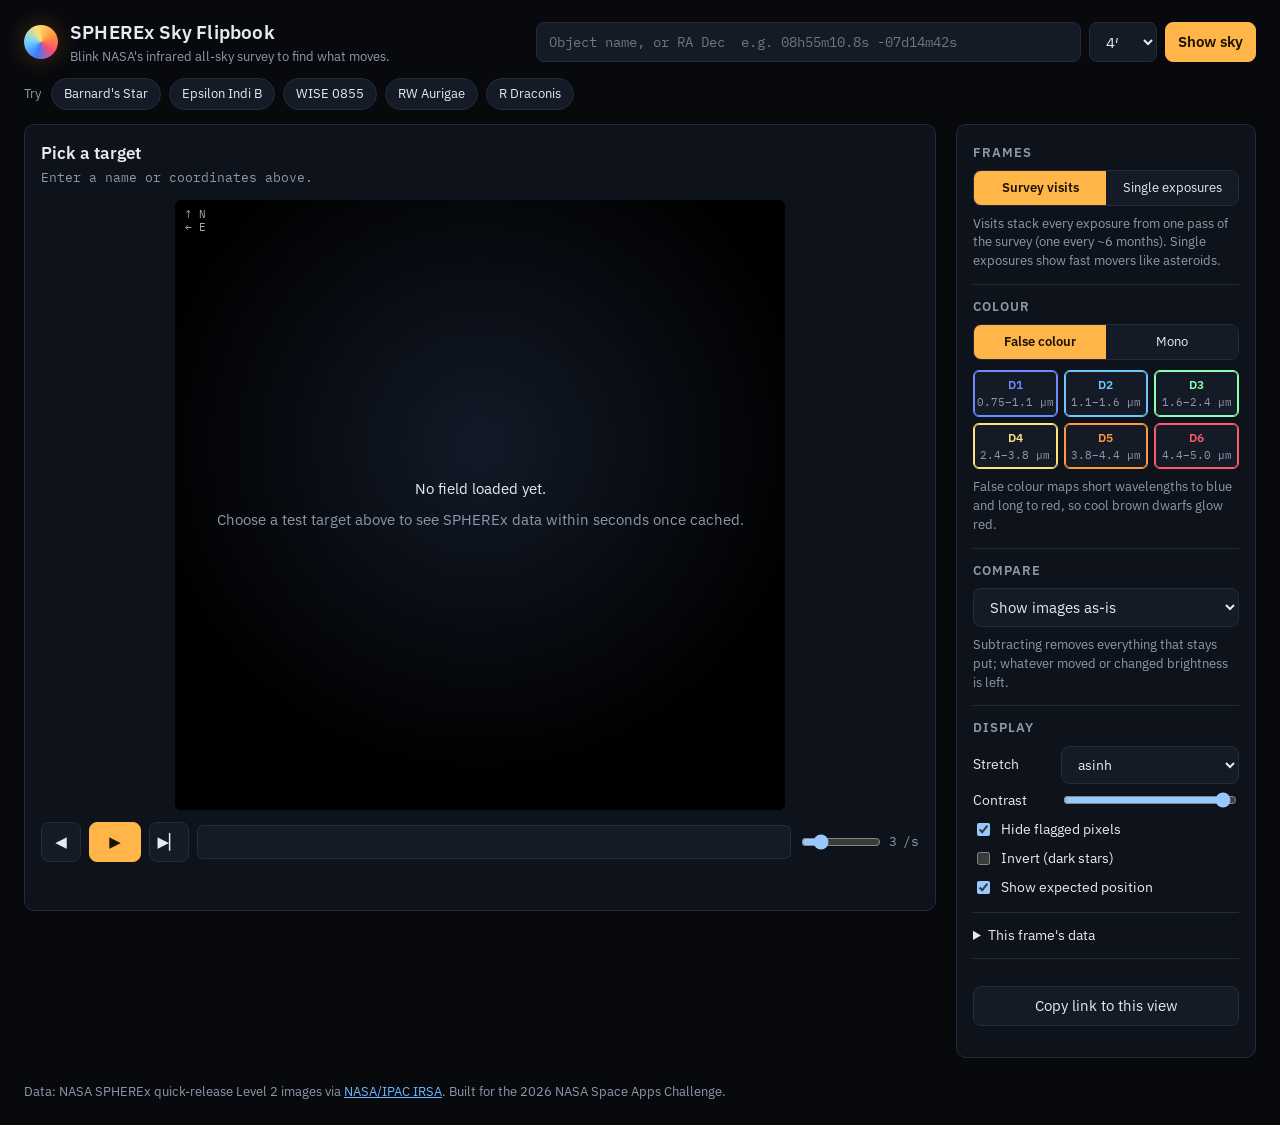
<file: frontend/index.html>
<!doctype html>
<html lang="en">
<head>
  <meta charset="utf-8">
  <meta name="viewport" content="width=device-width, initial-scale=1">
  <title>SPHEREx Sky Flipbook</title>
  <meta name="description" content="Blink through NASA SPHEREx infrared images of any patch of sky to spot moving and changing objects.">
  <link rel="preconnect" href="https://fonts.googleapis.com">
  <link rel="preconnect" href="https://fonts.gstatic.com" crossorigin>
  <link href="https://fonts.googleapis.com/css2?family=IBM+Plex+Mono:wght@400;500&family=IBM+Plex+Sans:wght@400;500;600&display=swap" rel="stylesheet">
  <link rel="stylesheet" href="style.css">
</head>
<body>
  <header class="top">
    <div class="brand">
      <span class="brand-mark" aria-hidden="true"></span>
      <div>
        <h1>SPHEREx Sky Flipbook</h1>
        <p class="tagline">Blink NASA's infrared all-sky survey to find what moves.</p>
      </div>
    </div>
    <form id="search" class="search" autocomplete="off">
      <label class="visually-hidden" for="q">Object name or coordinates</label>
      <input id="q" name="q" type="text" spellcheck="false"
             placeholder="Object name, or RA Dec  e.g. 08h55m10.8s -07d14m42s">
      <label class="visually-hidden" for="fov">Field of view</label>
      <select id="fov" name="fov" title="Field of view">
        <option value="2">2′</option>
        <option value="4" selected>4′</option>
        <option value="6">6′</option>
        <option value="10">10′</option>
        <option value="15">15′</option>
      </select>
      <button type="submit">Show sky</button>
    </form>
  </header>

  <nav class="presets" aria-label="Test targets">
    <span class="presets-label">Try</span>
    <div id="presets" class="preset-list"></div>
  </nav>

  <main class="layout">
    <section class="stage" aria-label="Image viewer">
      <div class="stage-head">
        <div>
          <h2 id="target-name">Pick a target</h2>
          <p id="target-coords" class="mono dim">Enter a name or coordinates above.</p>
        </div>
        <div id="status" class="status mono" role="status" aria-live="polite"></div>
      </div>

      <div class="viewer" id="viewer">
        <canvas id="image" width="1" height="1" aria-label="SPHEREx image of the selected field"></canvas>
        <canvas id="overlay" aria-hidden="true"></canvas>
        <div id="empty" class="empty">
          <p>No field loaded yet.</p>
          <p class="dim">Choose a test target above to see SPHEREx data within seconds once cached.</p>
        </div>
        <div class="compass mono" aria-hidden="true"><span>↑ N</span><span>← E</span></div>
        <div id="scalebar" class="scalebar mono" aria-hidden="true"></div>
        <div id="progress" class="progress" hidden><div></div></div>
      </div>

      <div class="transport">
        <button id="prev" type="button" title="Previous frame (←)" aria-label="Previous frame">◀</button>
        <button id="play" type="button" title="Play / pause (space)" aria-label="Play">▶</button>
        <button id="next" type="button" title="Next frame (→)" aria-label="Next frame">▶︎▏</button>
        <div class="timeline" id="timeline" aria-label="Frames on a time axis"></div>
        <label class="fps mono" title="Playback speed">
          <input id="fps" type="range" min="1" max="12" value="3"> <span id="fps-out">3</span>/s
        </label>
      </div>

      <div class="frame-info">
        <p id="frame-label" class="mono"></p>
        <p id="hover" class="mono dim"></p>
      </div>
    </section>

    <aside class="controls" aria-label="Display controls">
      <fieldset>
        <legend>Frames</legend>
        <div class="seg" role="radiogroup">
          <label><input type="radio" name="mode" value="visit" checked><span>Survey visits</span></label>
          <label><input type="radio" name="mode" value="exposure"><span>Single exposures</span></label>
        </div>
        <p class="hint">Visits stack every exposure from one pass of the survey (one every ~6 months). Single exposures show fast movers like asteroids.</p>
      </fieldset>

      <fieldset>
        <legend>Colour</legend>
        <div class="seg" role="radiogroup">
          <label><input type="radio" name="view" value="colour" checked><span>False colour</span></label>
          <label><input type="radio" name="view" value="mono"><span>Mono</span></label>
        </div>
        <div id="detectors" class="detectors"></div>
        <p class="hint">False colour maps short wavelengths to blue and long to red, so cool brown dwarfs glow red.</p>
      </fieldset>

      <fieldset>
        <legend>Compare</legend>
        <select id="diff">
          <option value="none">Show images as-is</option>
          <option value="median">Subtract the median of all frames</option>
          <option value="first">Subtract the first frame</option>
          <option value="previous">Subtract the previous frame</option>
        </select>
        <p class="hint">Subtracting removes everything that stays put; whatever moved or changed brightness is left.</p>
      </fieldset>

      <fieldset>
        <legend>Display</legend>
        <label class="row">Stretch
          <select id="stretch">
            <option value="asinh" selected>asinh</option>
            <option value="linear">linear</option>
            <option value="log">log</option>
          </select>
        </label>
        <label class="row">Contrast
          <input id="clip" type="range" min="90" max="99.9" step="0.1" value="99.5">
        </label>
        <label class="check"><input id="mask" type="checkbox" checked> Hide flagged pixels</label>
        <label class="check"><input id="invert" type="checkbox"> Invert (dark stars)</label>
        <label class="check"><input id="track" type="checkbox" checked> Show expected position</label>
      </fieldset>

      <details id="frame-details">
        <summary>This frame's data</summary>
        <div id="flag-summary"></div>
        <ul id="exposure-list" class="exposures mono"></ul>
      </details>

      <p class="share"><button id="copy-link" type="button">Copy link to this view</button></p>
    </aside>
  </main>

  <footer class="foot dim">
    Data: NASA SPHEREx quick-release Level 2 images via <a href="https://irsa.ipac.caltech.edu/Missions/spherex.html">NASA/IPAC IRSA</a>.
    Built for the 2026 NASA Space Apps Challenge.
  </footer>

  <script type="module" src="js/main.js"></script>
</body>
</html>
</file>
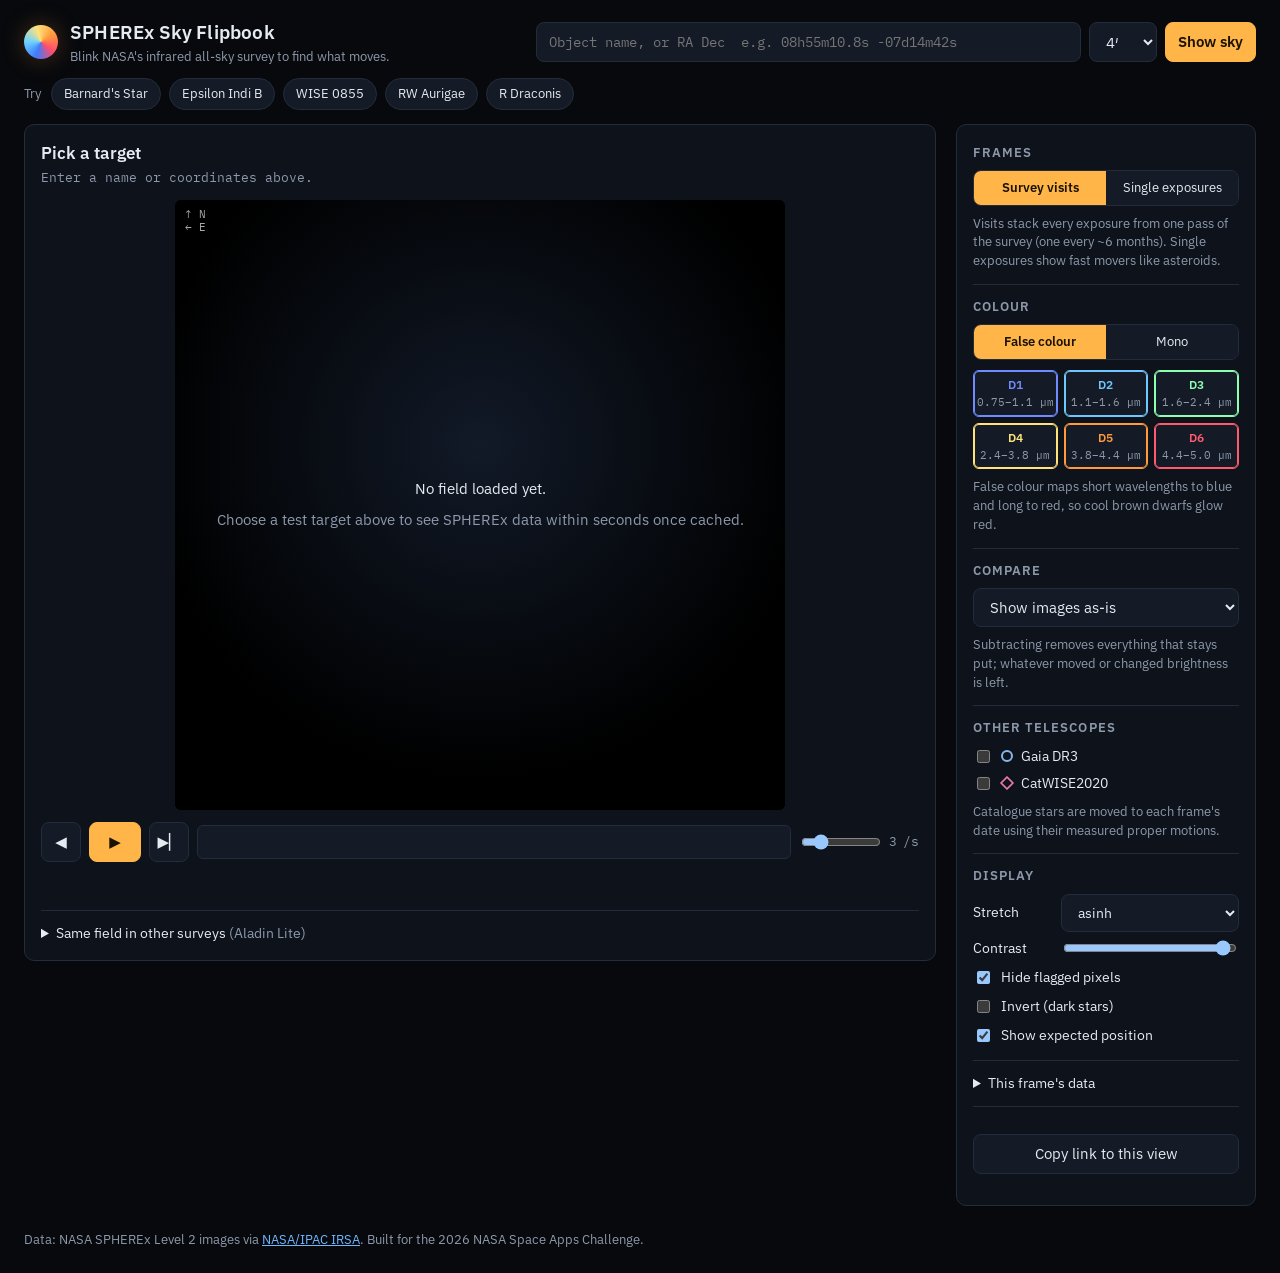
<file: public/index.html>
<!doctype html>
<html lang="en">
<head>
  <meta charset="utf-8">
  <meta name="viewport" content="width=device-width, initial-scale=1">
  <title>SPHEREx Sky Flipbook</title>
  <meta name="description" content="Blink through NASA SPHEREx infrared images of any patch of sky to spot moving and changing objects.">
  <link rel="preconnect" href="https://fonts.googleapis.com">
  <link rel="preconnect" href="https://fonts.gstatic.com" crossorigin>
  <link href="https://fonts.googleapis.com/css2?family=IBM+Plex+Mono:wght@400;500&family=IBM+Plex+Sans:wght@400;500;600&display=swap" rel="stylesheet">
  <link rel="stylesheet" href="style.css">
</head>
<body>
  <header class="top">
    <div class="brand">
      <span class="brand-mark" aria-hidden="true"></span>
      <div>
        <h1>SPHEREx Sky Flipbook</h1>
        <p class="tagline">Blink NASA's infrared all-sky survey to find what moves.</p>
      </div>
    </div>
    <form id="search" class="search" autocomplete="off">
      <label class="visually-hidden" for="q">Object name or coordinates</label>
      <input id="q" name="q" type="text" spellcheck="false"
             placeholder="Object name, or RA Dec  e.g. 08h55m10.8s -07d14m42s">
      <label class="visually-hidden" for="fov">Field of view</label>
      <select id="fov" name="fov" title="Field of view">
        <option value="2">2′</option>
        <option value="4" selected>4′</option>
        <option value="6">6′</option>
        <option value="10">10′</option>
        <option value="15">15′</option>
      </select>
      <button type="submit">Show sky</button>
    </form>
  </header>

  <nav class="presets" aria-label="Test targets">
    <span class="presets-label">Try</span>
    <div id="presets" class="preset-list"></div>
  </nav>

  <main class="layout">
    <section class="stage" aria-label="Image viewer">
      <div class="stage-head">
        <div>
          <h2 id="target-name">Pick a target</h2>
          <p id="target-coords" class="mono dim">Enter a name or coordinates above.</p>
        </div>
        <div id="status" class="status mono" role="status" aria-live="polite"></div>
      </div>

      <div class="viewer" id="viewer">
        <canvas id="image" width="1" height="1" aria-label="SPHEREx image of the selected field"></canvas>
        <canvas id="overlay" aria-hidden="true"></canvas>
        <div id="empty" class="empty">
          <p>No field loaded yet.</p>
          <p class="dim">Choose a test target above to see SPHEREx data within seconds once cached.</p>
        </div>
        <div class="compass mono" aria-hidden="true"><span>↑ N</span><span>← E</span></div>
        <div id="scalebar" class="scalebar mono" aria-hidden="true"></div>
        <div id="progress" class="progress" hidden><div></div></div>
      </div>

      <div class="transport">
        <button id="prev" type="button" title="Previous frame (←)" aria-label="Previous frame">◀</button>
        <button id="play" type="button" title="Play / pause (space)" aria-label="Play">▶</button>
        <button id="next" type="button" title="Next frame (→)" aria-label="Next frame">▶︎▏</button>
        <div class="timeline" id="timeline" aria-label="Frames on a time axis"></div>
        <label class="fps mono" title="Playback speed">
          <input id="fps" type="range" min="1" max="12" value="3"> <span id="fps-out">3</span>/s
        </label>
      </div>

      <div class="frame-info">
        <p id="frame-label" class="mono"></p>
        <p id="hover" class="mono dim"></p>
      </div>

      <section class="analysis" id="analysis" hidden aria-label="Measurements">
        <div class="analysis-head">
          <div>
            <h3 id="probe-title">Measuring the target</h3>
            <p id="probe-sub" class="dim">Click anywhere on the image to measure a different spot.</p>
          </div>
          <button id="probe-reset" type="button" hidden>Follow the target again</button>
        </div>
        <div class="charts">
          <figure class="chart-card">
            <figcaption>
              <span><b>Spectrum</b> <span class="dim">every exposure, 3×3-pixel aperture</span></span>
              <button type="button" class="csv" data-chart="spectrum" title="Download the points as CSV">CSV</button>
            </figcaption>
            <div id="spectrum-chart" class="chart"></div>
            <div id="spectrum-legend" class="legend"></div>
          </figure>
          <figure class="chart-card">
            <figcaption>
              <span><b>Brightness over time</b> <span class="dim">relative to its typical spectrum</span></span>
              <button type="button" class="csv" data-chart="lightcurve" title="Download the points as CSV">CSV</button>
            </figcaption>
            <div id="lightcurve-chart" class="chart"></div>
            <div id="lightcurve-legend" class="legend"></div>
          </figure>
        </div>
      </section>

      <details class="context" id="context">
        <summary>Same field in other surveys <span class="dim">(Aladin Lite)</span></summary>
        <div class="context-bar">
          <label class="visually-hidden" for="survey">Survey</label>
          <select id="survey"></select>
          <span id="context-status" class="mono dim"></span>
        </div>
        <div id="aladin" class="aladin"></div>
      </details>
    </section>

    <aside class="controls" aria-label="Display controls">
      <fieldset>
        <legend>Frames</legend>
        <div class="seg" role="radiogroup">
          <label><input type="radio" name="mode" value="visit" checked><span>Survey visits</span></label>
          <label><input type="radio" name="mode" value="exposure"><span>Single exposures</span></label>
        </div>
        <p class="hint">Visits stack every exposure from one pass of the survey (one every ~6 months). Single exposures show fast movers like asteroids.</p>
      </fieldset>

      <fieldset>
        <legend>Colour</legend>
        <div class="seg" role="radiogroup">
          <label><input type="radio" name="view" value="colour" checked><span>False colour</span></label>
          <label><input type="radio" name="view" value="mono"><span>Mono</span></label>
        </div>
        <div id="detectors" class="detectors"></div>
        <p class="hint">False colour maps short wavelengths to blue and long to red, so cool brown dwarfs glow red.</p>
      </fieldset>

      <fieldset>
        <legend>Compare</legend>
        <select id="diff">
          <option value="none">Show images as-is</option>
          <option value="median">Subtract the median of all frames</option>
          <option value="first">Subtract the first frame</option>
          <option value="previous">Subtract the previous frame</option>
        </select>
        <p class="hint">Subtracting removes everything that stays put; whatever moved or changed brightness is left.</p>
      </fieldset>

      <fieldset>
        <legend>Other telescopes</legend>
        <div id="catalog-toggles" class="catalogs"></div>
        <p id="catalog-status" class="hint"></p>
        <p class="hint">Catalogue stars are moved to each frame's date using their measured proper motions.</p>
      </fieldset>

      <fieldset>
        <legend>Display</legend>
        <label class="row">Stretch
          <select id="stretch">
            <option value="asinh" selected>asinh</option>
            <option value="linear">linear</option>
            <option value="log">log</option>
          </select>
        </label>
        <label class="row">Contrast
          <input id="clip" type="range" min="90" max="99.9" step="0.1" value="99.5">
        </label>
        <label class="check"><input id="mask" type="checkbox" checked> Hide flagged pixels</label>
        <label class="check"><input id="invert" type="checkbox"> Invert (dark stars)</label>
        <label class="check"><input id="track" type="checkbox" checked> Show expected position</label>
      </fieldset>

      <details id="frame-details">
        <summary>This frame's data</summary>
        <div id="flag-summary"></div>
        <ul id="exposure-list" class="exposures mono"></ul>
      </details>

      <p class="share"><button id="copy-link" type="button">Copy link to this view</button></p>
    </aside>
  </main>

  <footer class="foot dim">
    Data: NASA SPHEREx Level 2 images via <a href="https://irsa.ipac.caltech.edu/Missions/spherex.html">NASA/IPAC IRSA</a>.
    Built for the 2026 NASA Space Apps Challenge.
  </footer>

  <script type="module" src="js/main.js"></script>
</body>
</html>
</file>
<file: frontend/style.css>
:root {
  --bg: #07090d;
  --panel: #0e131b;
  --panel-2: #141b26;
  --line: #222c3b;
  --text: #e6ebf2;
  --dim: #8d99ab;
  --accent: #ffb547;      /* SPHEREx-ish amber */
  --accent-ink: #1a1203;
  --cool: #6fb7ff;
  --warn: #ff7a6b;
  --radius: 10px;
  --sans: "IBM Plex Sans", system-ui, sans-serif;
  --mono: "IBM Plex Mono", ui-monospace, monospace;
  color-scheme: dark;
}

* { box-sizing: border-box; }
[hidden] { display: none !important; }
html, body { margin: 0; }
body {
  background: var(--bg);
  color: var(--text);
  font: 15px/1.5 var(--sans);
  min-height: 100vh;
}
a { color: var(--cool); }
.mono { font-family: var(--mono); font-size: 13px; }
.dim { color: var(--dim); }
.visually-hidden { position: absolute; width: 1px; height: 1px; overflow: hidden; clip: rect(0 0 0 0); }

button, select, input[type="text"] {
  font: inherit;
  color: var(--text);
  background: var(--panel-2);
  border: 1px solid var(--line);
  border-radius: 8px;
  padding: 8px 12px;
}
button { cursor: pointer; }
button:hover, select:hover { border-color: #3a4a60; }
:focus-visible { outline: 2px solid var(--accent); outline-offset: 2px; }

/* Header */
.top {
  display: flex; flex-wrap: wrap; gap: 16px 32px; align-items: center; justify-content: space-between;
  padding: 18px 24px 12px;
}
.brand { display: flex; gap: 12px; align-items: center; }
.brand-mark {
  width: 34px; height: 34px; border-radius: 50%;
  background: conic-gradient(from 200deg, #3d7bff, #6fd3ff, #ffe27a, #ff9a3d, #ff4d6d, #3d7bff);
  box-shadow: 0 0 24px #ff9a3d44;
}
h1 { font-size: 19px; margin: 0; font-weight: 600; letter-spacing: .01em; }
.tagline { margin: 0; color: var(--dim); font-size: 13px; }
.search { display: flex; gap: 8px; flex: 1 1 460px; max-width: 720px; }
.search input { flex: 1; min-width: 0; font-family: var(--mono); font-size: 14px; }
.search button[type="submit"] { background: var(--accent); color: var(--accent-ink); border-color: var(--accent); font-weight: 600; }

.presets { display: flex; gap: 10px; align-items: center; padding: 0 24px 14px; overflow-x: auto; }
.presets-label { color: var(--dim); font-size: 13px; }
.preset-list { display: flex; gap: 8px; }
.preset-list button { padding: 5px 12px; border-radius: 999px; font-size: 13px; white-space: nowrap; }
.preset-list button[aria-pressed="true"] { border-color: var(--accent); color: var(--accent); }

/* Main layout */
.layout {
  display: grid; gap: 20px; padding: 0 24px 24px;
  grid-template-columns: minmax(0, 1fr) 300px;
  align-items: start;
}
.stage, .controls { background: var(--panel); border: 1px solid var(--line); border-radius: var(--radius); }
.stage { padding: 16px; }
.stage-head { display: flex; justify-content: space-between; gap: 16px; align-items: start; margin-bottom: 12px; }
h2 { margin: 0; font-size: 17px; font-weight: 600; }
.stage-head p { margin: 2px 0 0; }
.status { text-align: right; color: var(--dim); max-width: 50%; }
.status.error { color: var(--warn); }

.viewer {
  position: relative; margin: 0 auto;
  width: min(100%, calc(100vh - 290px)); min-width: 260px; aspect-ratio: 1;
  background: #000; border-radius: 6px; overflow: hidden;
}
.viewer canvas { position: absolute; inset: 0; width: 100%; height: 100%; }
#image { image-rendering: pixelated; }
#overlay { pointer-events: none; }
.empty {
  position: absolute; inset: 0; display: grid; place-content: center; text-align: center; padding: 24px;
  background: radial-gradient(circle at 50% 40%, #121a28, #000 70%);
}
.empty p { margin: 4px 0; }
.compass { position: absolute; top: 8px; left: 10px; color: #fffa; line-height: 1.25; pointer-events: none; font-size: 11px; }
.compass span { display: block; }
.scalebar { position: absolute; right: 10px; bottom: 10px; color: #fffb; pointer-events: none; text-align: right; }
.scalebar::before { content: ""; display: block; height: 2px; background: #fffb; width: var(--bar, 0); margin-left: auto; margin-bottom: 4px; }
.progress { position: absolute; left: 0; right: 0; bottom: 0; height: 3px; background: #ffffff14; }
.progress > div { height: 100%; width: 0; background: var(--accent); transition: width .2s; }

.transport { display: flex; align-items: center; gap: 8px; margin-top: 12px; }
.transport > button { width: 40px; padding: 8px 0; }
#play { width: 52px; background: var(--accent); color: var(--accent-ink); border-color: var(--accent); }
.timeline {
  position: relative; flex: 1; height: 34px; border-radius: 6px; background: var(--panel-2); border: 1px solid var(--line);
  cursor: pointer; touch-action: none;
}
.timeline .tick {
  position: absolute; top: 7px; width: 8px; height: 18px; margin-left: -4px; border-radius: 3px; background: #5b6b82;
}
.timeline .tick.on { background: var(--accent); box-shadow: 0 0 10px #ffb54788; }
.timeline .yr { position: absolute; bottom: -1px; font: 10px var(--mono); color: var(--dim); transform: translateX(-50%); }
.fps { display: flex; align-items: center; gap: 6px; color: var(--dim); white-space: nowrap; }
.fps input { width: 80px; }
.frame-info { display: flex; justify-content: space-between; gap: 12px; flex-wrap: wrap; margin-top: 10px; min-height: 22px; }
.frame-info p { margin: 0; }

/* Controls */
.controls { padding: 6px 16px 16px; }
fieldset { border: 0; border-bottom: 1px solid var(--line); margin: 0; padding: 12px 0 14px; }
legend { padding: 0; font-weight: 600; font-size: 13px; text-transform: uppercase; letter-spacing: .08em; color: var(--dim); margin-bottom: 8px; float: left; width: 100%; }
legend + * { clear: both; }
.hint { color: var(--dim); font-size: 12.5px; margin: 8px 0 0; }
.seg { display: grid; grid-template-columns: 1fr 1fr; border: 1px solid var(--line); border-radius: 8px; overflow: hidden; }
.seg label { position: relative; }
.seg input { position: absolute; opacity: 0; }
.seg span { display: block; text-align: center; padding: 7px 4px; font-size: 13px; cursor: pointer; background: var(--panel-2); }
.seg input:checked + span { background: var(--accent); color: var(--accent-ink); font-weight: 600; }
.seg input:focus-visible + span { outline: 2px solid var(--accent); outline-offset: -2px; }
.detectors { display: grid; grid-template-columns: repeat(3, 1fr); gap: 6px; margin-top: 10px; }
.detectors label {
  display: flex; flex-direction: column; align-items: center; gap: 1px; padding: 5px 2px; border-radius: 6px;
  border: 1px solid var(--line); font-size: 12px; cursor: pointer; background: var(--panel-2);
}
.detectors input { position: absolute; opacity: 0; }
.detectors label:has(input:checked) { border-color: var(--d, var(--accent)); box-shadow: inset 0 0 0 1px var(--d, var(--accent)); }
.detectors label:has(input:focus-visible) { outline: 2px solid var(--accent); }
.detectors b { font-weight: 600; color: var(--d); }
.detectors small { color: var(--dim); font-family: var(--mono); font-size: 10.5px; }
.controls select { width: 100%; }
.row { display: grid; grid-template-columns: 80px 1fr; align-items: center; gap: 8px; margin: 6px 0; font-size: 14px; }
.check { display: flex; gap: 8px; align-items: center; margin: 8px 0 0; font-size: 14px; cursor: pointer; }
details { padding: 12px 0; border-bottom: 1px solid var(--line); }
summary { cursor: pointer; font-size: 14px; }
#flag-summary { font-size: 12.5px; margin: 8px 0; }
#flag-summary .bar { display: grid; grid-template-columns: 110px 1fr 44px; gap: 6px; align-items: center; margin: 3px 0; font-family: var(--mono); font-size: 11.5px; }
#flag-summary .bar i { display: block; height: 6px; border-radius: 3px; background: var(--warn); }
.exposures { list-style: none; padding: 0; margin: 0; max-height: 220px; overflow: auto; font-size: 11.5px; }
.exposures li { padding: 2px 0; }
.share button { width: 100%; margin-top: 12px; }

.foot { padding: 0 24px 24px; font-size: 12.5px; }

/* Embedded view (?embed=1): just the viewer and transport */
body.embed .top, body.embed .presets, body.embed .controls, body.embed .foot { display: none; }
body.embed .layout { grid-template-columns: 1fr; padding: 0; }
body.embed .stage { border: 0; border-radius: 0; }

@media (max-width: 900px) {
  .layout { grid-template-columns: 1fr; padding: 0 16px 16px; }
  .top, .presets, .foot { padding-left: 16px; padding-right: 16px; }
  .viewer { width: 100%; min-width: 0; }
  .status { max-width: none; }
  .stage-head { flex-direction: column; }
  .status { text-align: left; }
}
@media (max-width: 520px) {
  .search { flex-wrap: wrap; }
  .search input { flex-basis: 100%; }
  .search select, .search button { flex: 1; }
  .transport { flex-wrap: wrap; }
  .timeline { flex-basis: 100%; order: -1; }
  .fps { margin-left: auto; }
}
</file>
<file: public/style.css>
:root {
  --bg: #07090d;
  --panel: #0e131b;
  --panel-2: #141b26;
  --line: #222c3b;
  --text: #e6ebf2;
  --dim: #8d99ab;
  --accent: #ffb547;      /* SPHEREx-ish amber */
  --accent-ink: #1a1203;
  --cool: #6fb7ff;
  --warn: #ff7a6b;
  --radius: 10px;
  --sans: "IBM Plex Sans", system-ui, sans-serif;
  --mono: "IBM Plex Mono", ui-monospace, monospace;
  color-scheme: dark;
}

* { box-sizing: border-box; }
[hidden] { display: none !important; }
html, body { margin: 0; }
body {
  background: var(--bg);
  color: var(--text);
  font: 15px/1.5 var(--sans);
  min-height: 100vh;
}
a { color: var(--cool); }
.mono { font-family: var(--mono); font-size: 13px; }
.dim { color: var(--dim); }
.visually-hidden { position: absolute; width: 1px; height: 1px; overflow: hidden; clip: rect(0 0 0 0); }

button, select, input[type="text"] {
  font: inherit;
  color: var(--text);
  background: var(--panel-2);
  border: 1px solid var(--line);
  border-radius: 8px;
  padding: 8px 12px;
}
button { cursor: pointer; }
button:hover, select:hover { border-color: #3a4a60; }
:focus-visible { outline: 2px solid var(--accent); outline-offset: 2px; }

/* Header */
.top {
  display: flex; flex-wrap: wrap; gap: 16px 32px; align-items: center; justify-content: space-between;
  padding: 18px 24px 12px;
}
.brand { display: flex; gap: 12px; align-items: center; }
.brand-mark {
  width: 34px; height: 34px; border-radius: 50%;
  background: conic-gradient(from 200deg, #3d7bff, #6fd3ff, #ffe27a, #ff9a3d, #ff4d6d, #3d7bff);
  box-shadow: 0 0 24px #ff9a3d44;
}
h1 { font-size: 19px; margin: 0; font-weight: 600; letter-spacing: .01em; }
.tagline { margin: 0; color: var(--dim); font-size: 13px; }
.search { display: flex; gap: 8px; flex: 1 1 460px; max-width: 720px; }
.search input { flex: 1; min-width: 0; font-family: var(--mono); font-size: 14px; }
.search button[type="submit"] { background: var(--accent); color: var(--accent-ink); border-color: var(--accent); font-weight: 600; }

.presets { display: flex; gap: 10px; align-items: center; padding: 0 24px 14px; overflow-x: auto; }
.presets-label { color: var(--dim); font-size: 13px; }
.preset-list { display: flex; gap: 8px; }
.preset-list button { padding: 5px 12px; border-radius: 999px; font-size: 13px; white-space: nowrap; }
.preset-list button[aria-pressed="true"] { border-color: var(--accent); color: var(--accent); }

/* Main layout */
.layout {
  display: grid; gap: 20px; padding: 0 24px 24px;
  grid-template-columns: minmax(0, 1fr) 300px;
  align-items: start;
}
.stage, .controls { background: var(--panel); border: 1px solid var(--line); border-radius: var(--radius); }
.stage { padding: 16px; }
.stage-head { display: flex; justify-content: space-between; gap: 16px; align-items: start; margin-bottom: 12px; }
h2 { margin: 0; font-size: 17px; font-weight: 600; }
.stage-head p { margin: 2px 0 0; }
.status { text-align: right; color: var(--dim); max-width: 50%; }
.status.error { color: var(--warn); }

.viewer {
  position: relative; margin: 0 auto;
  width: min(100%, calc(100vh - 290px)); min-width: 260px; aspect-ratio: 1;
  background: #000; border-radius: 6px; overflow: hidden;
}
.viewer canvas { position: absolute; inset: 0; width: 100%; height: 100%; }
#image { image-rendering: pixelated; }
#overlay { pointer-events: none; }
.empty {
  position: absolute; inset: 0; display: grid; place-content: center; text-align: center; padding: 24px;
  background: radial-gradient(circle at 50% 40%, #121a28, #000 70%);
}
.empty p { margin: 4px 0; }
.compass { position: absolute; top: 8px; left: 10px; color: #fffa; line-height: 1.25; pointer-events: none; font-size: 11px; }
.compass span { display: block; }
.scalebar { position: absolute; right: 10px; bottom: 10px; color: #fffb; pointer-events: none; text-align: right; }
.scalebar::before { content: ""; display: block; height: 2px; background: #fffb; width: var(--bar, 0); margin-left: auto; margin-bottom: 4px; }
.progress { position: absolute; left: 0; right: 0; bottom: 0; height: 3px; background: #ffffff14; }
.progress > div { height: 100%; width: 0; background: var(--accent); transition: width .2s; }

.transport { display: flex; align-items: center; gap: 8px; margin-top: 12px; }
.transport > button { width: 40px; padding: 8px 0; }
#play { width: 52px; background: var(--accent); color: var(--accent-ink); border-color: var(--accent); }
.timeline {
  position: relative; flex: 1; height: 34px; border-radius: 6px; background: var(--panel-2); border: 1px solid var(--line);
  cursor: pointer; touch-action: none;
}
.timeline .tick {
  position: absolute; top: 7px; width: 8px; height: 18px; margin-left: -4px; border-radius: 3px; background: #5b6b82;
}
.timeline .tick.on { background: var(--accent); box-shadow: 0 0 10px #ffb54788; }
.timeline .yr { position: absolute; bottom: -1px; font: 10px var(--mono); color: var(--dim); transform: translateX(-50%); }
.fps { display: flex; align-items: center; gap: 6px; color: var(--dim); white-space: nowrap; }
.fps input { width: 80px; }
.frame-info { display: flex; justify-content: space-between; gap: 12px; flex-wrap: wrap; margin-top: 10px; min-height: 22px; }
.frame-info p { margin: 0; }

/* Measurements */
.analysis { margin-top: 18px; border-top: 1px solid var(--line); padding-top: 14px; }
.analysis-head { display: flex; justify-content: space-between; align-items: start; gap: 12px; flex-wrap: wrap; }
h3 { margin: 0; font-size: 15px; font-weight: 600; }
.analysis-head p { margin: 2px 0 0; font-size: 13px; }
.charts { display: grid; grid-template-columns: repeat(auto-fit, minmax(300px, 1fr)); gap: 14px; margin-top: 12px; }
.chart-card { margin: 0; background: var(--panel-2); border: 1px solid var(--line); border-radius: 8px; padding: 10px 12px 12px; min-width: 0; }
.chart-card figcaption { display: flex; justify-content: space-between; align-items: baseline; gap: 8px; font-size: 13.5px; margin-bottom: 4px; }
.chart-card figcaption .dim { font-size: 12px; }
.csv { padding: 2px 8px; font-size: 12px; font-family: var(--mono); }
.chart { position: relative; min-height: 200px; }
.chart svg { display: block; overflow: visible; }
.chart-grid line { stroke: var(--line); stroke-width: 1; }
.chart-axis { stroke: #3a4a60; }
.chart-tick { fill: var(--dim); font: 11px var(--mono); }
.chart-label { fill: var(--dim); font: 12px var(--sans); }
.chart-ref { stroke: #4b5a70; stroke-width: 1; stroke-dasharray: 3 4; }
.chart-ref-label { fill: var(--dim); font: 10.5px var(--sans); }
.chart-direct { fill: var(--text); font: 11.5px var(--sans); }
.chart-empty { fill: var(--dim); font: 13px var(--sans); }
.chart-tip {
  position: absolute; pointer-events: none; z-index: 2; background: #05070acc; border: 1px solid var(--line);
  border-radius: 6px; padding: 6px 8px; font: 12px/1.45 var(--mono); color: var(--text); white-space: nowrap;
  backdrop-filter: blur(4px);
}
.legend { display: flex; flex-wrap: wrap; gap: 6px 14px; margin-top: 6px; font-size: 12px; color: var(--dim); align-items: center; }
.legend i { display: inline-block; width: 10px; height: 10px; border-radius: 50%; margin-right: 5px; vertical-align: -1px; }
.legend .line { width: 16px; height: 2px; border-radius: 1px; }
.legend .ring { background: transparent; border: 1.5px solid var(--text); }
.legend .ramp { width: 70px; height: 8px; border-radius: 4px; background: linear-gradient(90deg, #184f95, #3987e5, #b7d3f6); margin: 0 6px; }

/* Sky context */
.context { margin-top: 16px; border-top: 1px solid var(--line); border-bottom: 0; padding-bottom: 0; }
.context-bar { display: flex; gap: 10px; align-items: center; margin: 10px 0; flex-wrap: wrap; }
.aladin { width: 100%; aspect-ratio: 16 / 10; max-height: 460px; border-radius: 6px; overflow: hidden; background: #000; }

.catalogs { display: grid; gap: 6px; }
.catalogs label { display: flex; align-items: center; gap: 8px; font-size: 14px; cursor: pointer; }
.catalogs .swatch { width: 12px; height: 12px; border: 2px solid var(--c); border-radius: 50%; }
.catalogs .swatch.diamond { border-radius: 1px; transform: rotate(45deg) scale(.85); }

/* Controls */
.controls { padding: 6px 16px 16px; }
fieldset { border: 0; border-bottom: 1px solid var(--line); margin: 0; padding: 12px 0 14px; }
legend { padding: 0; font-weight: 600; font-size: 13px; text-transform: uppercase; letter-spacing: .08em; color: var(--dim); margin-bottom: 8px; float: left; width: 100%; }
legend + * { clear: both; }
.hint { color: var(--dim); font-size: 12.5px; margin: 8px 0 0; }
.seg { display: grid; grid-template-columns: 1fr 1fr; border: 1px solid var(--line); border-radius: 8px; overflow: hidden; }
.seg label { position: relative; }
.seg input { position: absolute; opacity: 0; }
.seg span { display: block; text-align: center; padding: 7px 4px; font-size: 13px; cursor: pointer; background: var(--panel-2); }
.seg input:checked + span { background: var(--accent); color: var(--accent-ink); font-weight: 600; }
.seg input:focus-visible + span { outline: 2px solid var(--accent); outline-offset: -2px; }
.detectors { display: grid; grid-template-columns: repeat(3, 1fr); gap: 6px; margin-top: 10px; }
.detectors label {
  display: flex; flex-direction: column; align-items: center; gap: 1px; padding: 5px 2px; border-radius: 6px;
  border: 1px solid var(--line); font-size: 12px; cursor: pointer; background: var(--panel-2);
}
.detectors input { position: absolute; opacity: 0; }
.detectors label:has(input:checked) { border-color: var(--d, var(--accent)); box-shadow: inset 0 0 0 1px var(--d, var(--accent)); }
.detectors label:has(input:focus-visible) { outline: 2px solid var(--accent); }
.detectors b { font-weight: 600; color: var(--d); }
.detectors small { color: var(--dim); font-family: var(--mono); font-size: 10.5px; }
.controls select { width: 100%; }
.row { display: grid; grid-template-columns: 80px 1fr; align-items: center; gap: 8px; margin: 6px 0; font-size: 14px; }
.check { display: flex; gap: 8px; align-items: center; margin: 8px 0 0; font-size: 14px; cursor: pointer; }
details { padding: 12px 0; border-bottom: 1px solid var(--line); }
summary { cursor: pointer; font-size: 14px; }
#flag-summary { font-size: 12.5px; margin: 8px 0; }
#flag-summary .bar { display: grid; grid-template-columns: 110px 1fr 44px; gap: 6px; align-items: center; margin: 3px 0; font-family: var(--mono); font-size: 11.5px; }
#flag-summary .bar i { display: block; height: 6px; border-radius: 3px; background: var(--warn); }
.exposures { list-style: none; padding: 0; margin: 0; max-height: 220px; overflow: auto; font-size: 11.5px; }
.exposures li { padding: 2px 0; }
.share button { width: 100%; margin-top: 12px; }

.foot { padding: 0 24px 24px; font-size: 12.5px; }

/* Embedded view (?embed=1): just the viewer and transport */
body.embed .top, body.embed .presets, body.embed .controls, body.embed .foot { display: none; }
body.embed .layout { grid-template-columns: 1fr; padding: 0; }
body.embed .stage { border: 0; border-radius: 0; }

@media (max-width: 900px) {
  .layout { grid-template-columns: 1fr; padding: 0 16px 16px; }
  .top, .presets, .foot { padding-left: 16px; padding-right: 16px; }
  .viewer { width: 100%; min-width: 0; }
  .status { max-width: none; }
  .stage-head { flex-direction: column; }
  .status { text-align: left; }
}
@media (max-width: 520px) {
  .search { flex-wrap: wrap; }
  .search input { flex-basis: 100%; }
  .search select, .search button { flex: 1; }
  .transport { flex-wrap: wrap; }
  .timeline { flex-basis: 100%; order: -1; }
  .fps { margin-left: auto; }
}
</file>
